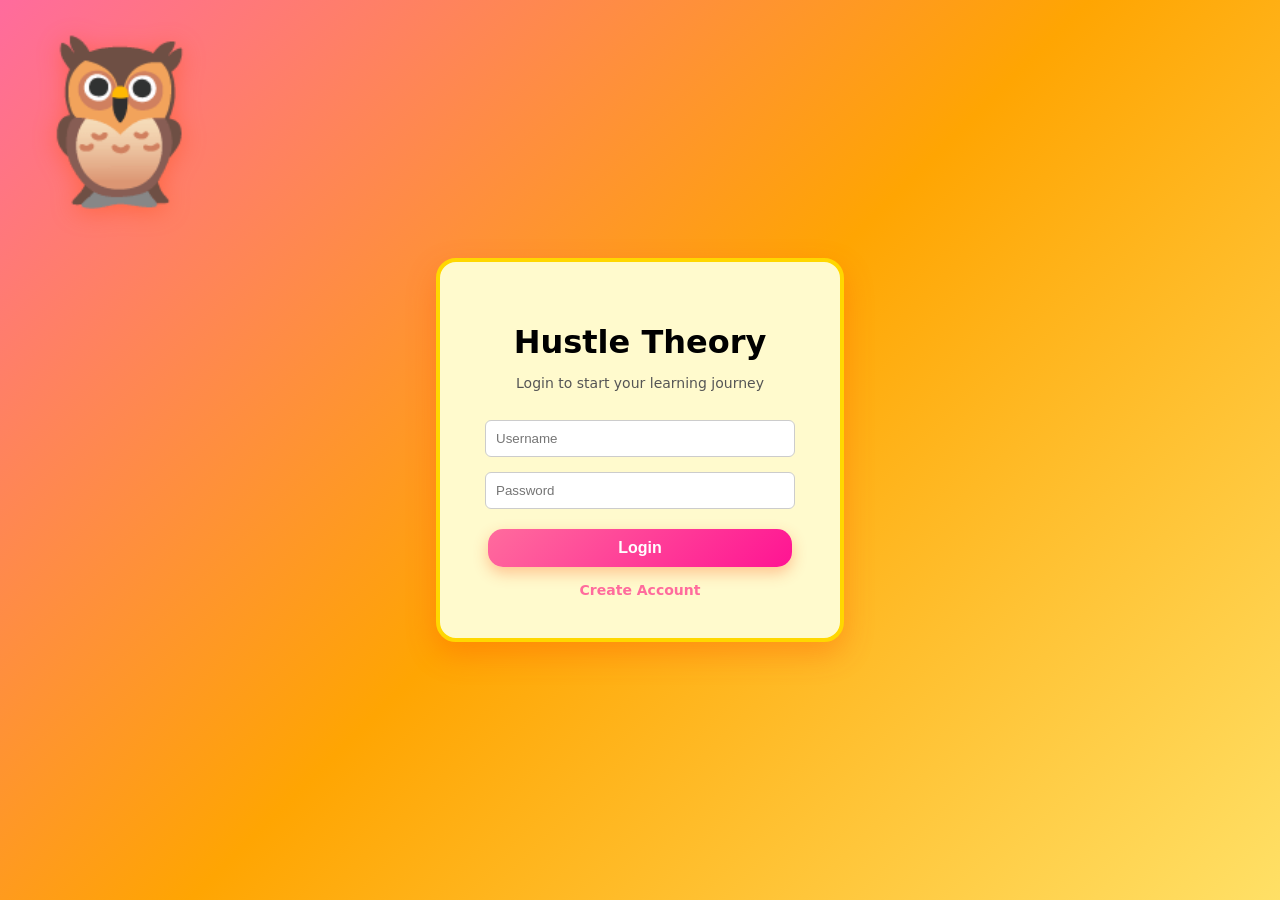
<file: index.html>
<!doctype html>
<html>
  <head>
    <title>Hustle Theory</title>
    <link rel="stylesheet" href="assets/css/style.css" />
  </head>

  <body class="dashboard-page">
    <!-- Smart Owl Mascot -->
    <div class="mascot bottom-right" id="mascot" onclick="mascotSpeak()">
      <div class="mascot-icon">🦉</div>
    </div>

    <div class="navbar">
      <div><b>Hustle Theory</b></div>

      <div class="nav-links">
        <a href="#">Home</a>
        <a href="#">Modules</a>
        <a href="#">Progress</a>
        <a href="#">About</a>
        <button onclick="logout()">Logout</button>
      </div>
    </div>
    <div class="hero">
      <h1>Hustle Theory</h1>
      <h2 id="welcomeUser"></h2>
      <h3>Financial Literacy Made Fun for Teens</h3>

      <p>
        Learn how to earn, save, invest, and stay safe with money through games
        and quizzes.
      </p>

      <button class="tracker-btn" onclick="openTracker()">
        📊 Track My Finances
      </button>

      <button onclick="startModule(1)">Start Learning</button>
    </div>

    <div class="dashboard-progress">
      <h2>Your Progress</h2>

      <p id="progressText">Progress: 0% Completed</p>

      <div class="progress-bar">
        <div class="progress-fill"></div>
      </div>
    </div>

    <div class="modules">
      <h2>Learning Modules</h2>

      <div class="module-container">
        <div class="module-card">
          <h3>💰 Income & Expenses</h3>
          <p>Learn how money comes and goes.</p>
          <p id="status1">Unlocked ✅</p>
          <button onclick="startModule(1)">Start</button>
        </div>

        <div class="module-card">
          <h3>📈 Investments</h3>
          <p>Understand how money grows.</p>
          <p id="status2">Locked 🔒</p>
          <button onclick="startModule(2)">Start</button>
        </div>

        <div class="module-card">
          <h3>🛡 Insurance</h3>
          <p>Protect yourself from risks.</p>
          <p id="status3">Locked 🔒</p>
          <button onclick="startModule(3)">Start</button>
        </div>

        <div class="module-card">
          <h3>🏛 Taxes</h3>
          <p>Learn why we pay taxes.</p>
          <p id="status4">Locked 🔒</p>
          <button onclick="startModule(4)">Start</button>
        </div>

        <div class="module-card">
          <h3>⚠ Financial Scams</h3>
          <p>Stay safe from fraud.</p>
          <p id="status5">Locked 🔒</p>
          <button onclick="startModule(5)">Start</button>
        </div>
      </div>
    </div>

    <div class="badges">
      <h2>Rewards & Badges</h2>

      <div id="badgeContainer">
        <p>No badges yet. Complete modules to unlock rewards!</p>
      </div>
    </div>

    <footer>
      <p>Hustle Theory – Financial Literacy for Teens</p>

      <p>College Project | 2026</p>

      <p>© 2026 Hustle Theory</p>
    </footer>

    <script src="assets/js/dashboard.js"></script>
    <script>
      function mascotSpeak() {
        const messages = [
          "Keep learning! You're doing great! 📚",
          "Money is a superpower! 💪",
          "Let's make smart money decisions! 💡",
          "One step at a time! 🚀",
          "You got this! 🌟"
        ];
        alert(messages[Math.floor(Math.random() * messages.length)]);
      }
    </script>
  </body>
</html>
</file>
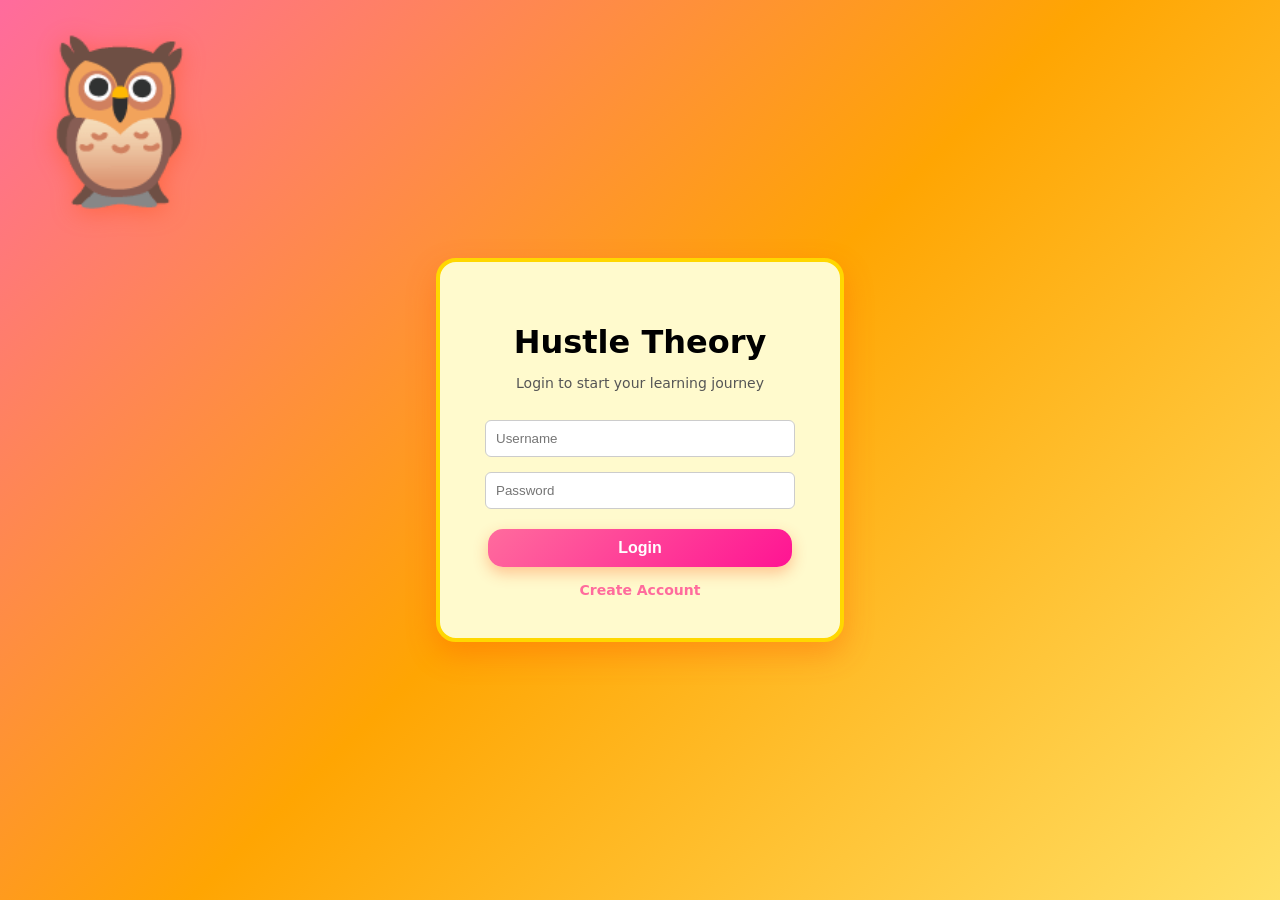
<file: auth.html>
<!doctype html>
<html>
  <head>
    <title>Login / Sign Up | Hustle Theory</title>
    <link rel="stylesheet" href="assets/css/style.css" />
  </head>
  <body class="auth-page">
    <!-- Smart Owl Mascot -->
    <div class="mascot" style="top: 30px; left: 30px" onclick="mascotSpeak()">
      <div class="mascot-icon">🦉</div>
    </div>

    <div class="auth-box">
      <div id="loginView" class="auth-view active">
        <h1>Hustle Theory</h1>
        <p>Login to start your learning journey</p>
        <form
          onsubmit="
            login();
            return false;
          "
        >
          <input type="text" id="loginUser" placeholder="Username" />
          <input type="password" id="loginPass" placeholder="Password" />
          <button type="submit">Login</button>
        </form>
        <div class="auth-link">
          <a href="#" onclick="showSignup()">Create Account</a>
        </div>
      </div>
      <div id="signupView" class="auth-view">
        <h1>Create Account</h1>
        <input type="text" id="signupUser" placeholder="Username" />
        <input type="password" id="signupPass" placeholder="Password" />
        <button onclick="createAccount()">Sign Up</button>
        <div class="auth-link">
          Already have an account? <a href="#" onclick="showLogin()">Login</a>
        </div>
      </div>
    </div>
    <script src="assets/js/auth.js"></script>
    <script>
      function mascotSpeak() {
        const messages = [
          "Welcome! Let's learn about money! 💰",
          "Create an account to get started! 🚀",
          "Financial knowledge is power! 💪",
          "Let's make smart choices! 💡",
          "Ready to hustle? 🌟"
        ];
        alert(messages[Math.floor(Math.random() * messages.length)]);
      }
    </script>
  </body>
</html>
</file>
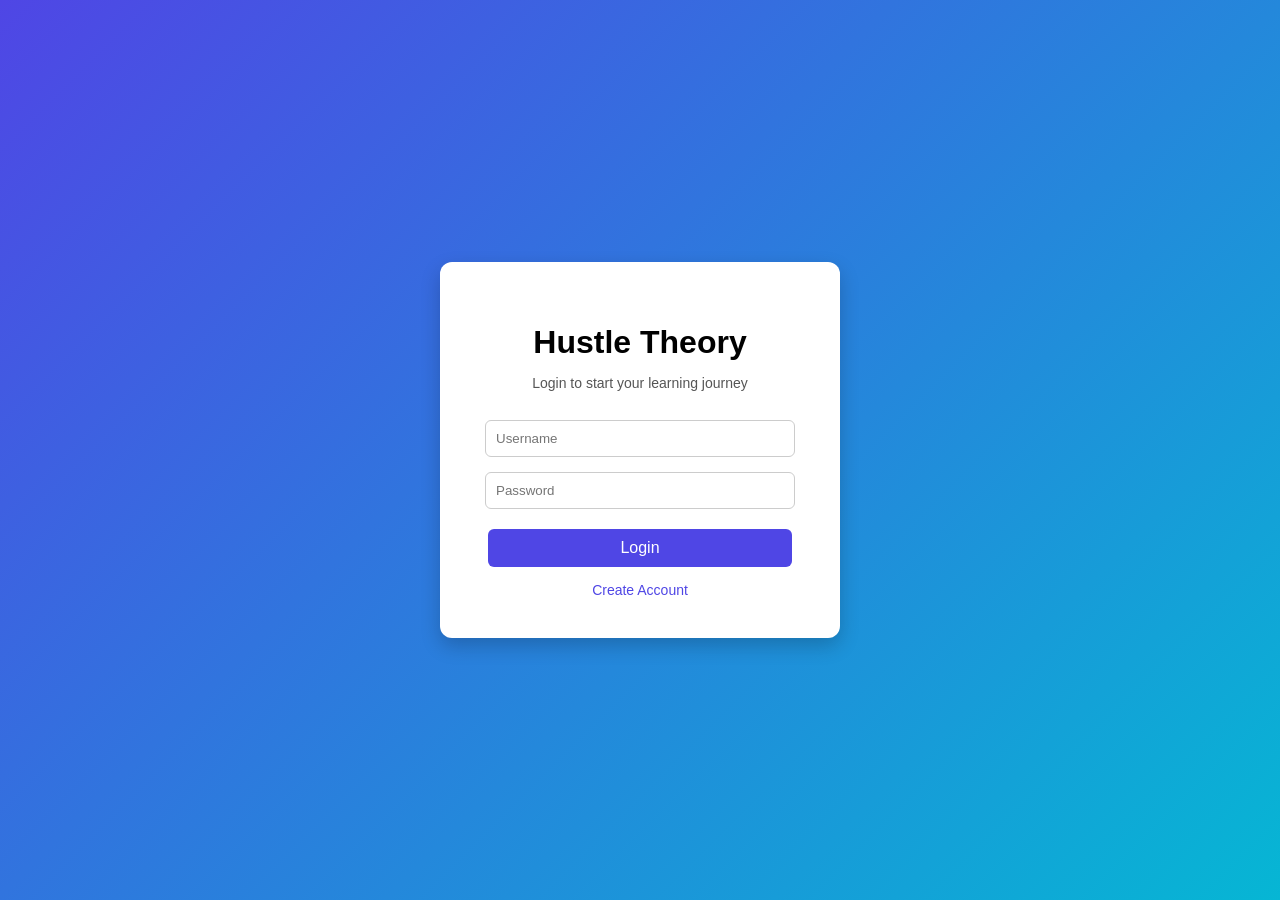
<file: login.html>
<!DOCTYPE html>
<html>
<head>

<title>Login | Hustle Theory</title>

<style>

body{
    margin:0;
    font-family:Arial, sans-serif;
    background:linear-gradient(135deg,#4f46e5,#06b6d4);
    height:100vh;
    display:flex;
    justify-content:center;
    align-items:center;
}

/* Login Card */

.login-box{
    background:white;
    padding:40px;
    width:320px;
    border-radius:12px;
    text-align:center;
    box-shadow:0 8px 20px rgba(0,0,0,0.2);
}

.login-box h1{
    margin-bottom:10px;
}

.login-box p{
    color:#555;
    font-size:14px;
}

/* Input Fields */

input{
    width:90%;
    padding:10px;
    margin-top:15px;
    border:1px solid #ccc;
    border-radius:6px;
}

/* Button */

button{
    width:95%;
    padding:10px;
    margin-top:20px;
    background:#4f46e5;
    color:white;
    border:none;
    border-radius:6px;
    cursor:pointer;
    font-size:16px;
}

button:hover{
    background:#4338ca;
}

/* Link */

.signup{
    margin-top:15px;
    font-size:14px;
}

.signup a{
    text-decoration:none;
    color:#4f46e5;
}

</style>

</head>

<body>

<div class="login-box">

<h1>Hustle Theory</h1>
<p>Login to start your learning journey</p>

<form onsubmit="login(); return false;">

<input type="text" id="loginUser" placeholder="Username">

<input type="password" id="loginPass" placeholder="Password">

<button type="submit">Login</button>

</form>

<div class="signup">
<a href="signup.html">Create Account</a></div>

</div>

<script>

function login(){

let user = document.getElementById("loginUser").value;
let pass = document.getElementById("loginPass").value;

let savedUser = localStorage.getItem("username");
let savedPass = localStorage.getItem("password");

if(user === savedUser && pass === savedPass){
localStorage.setItem("loggedInUser", user);
alert("Login successful!");
window.location.href="index.html";
}
else{
alert("Invalid username or password");
}

}

</script>

</body>

</html>
</file>
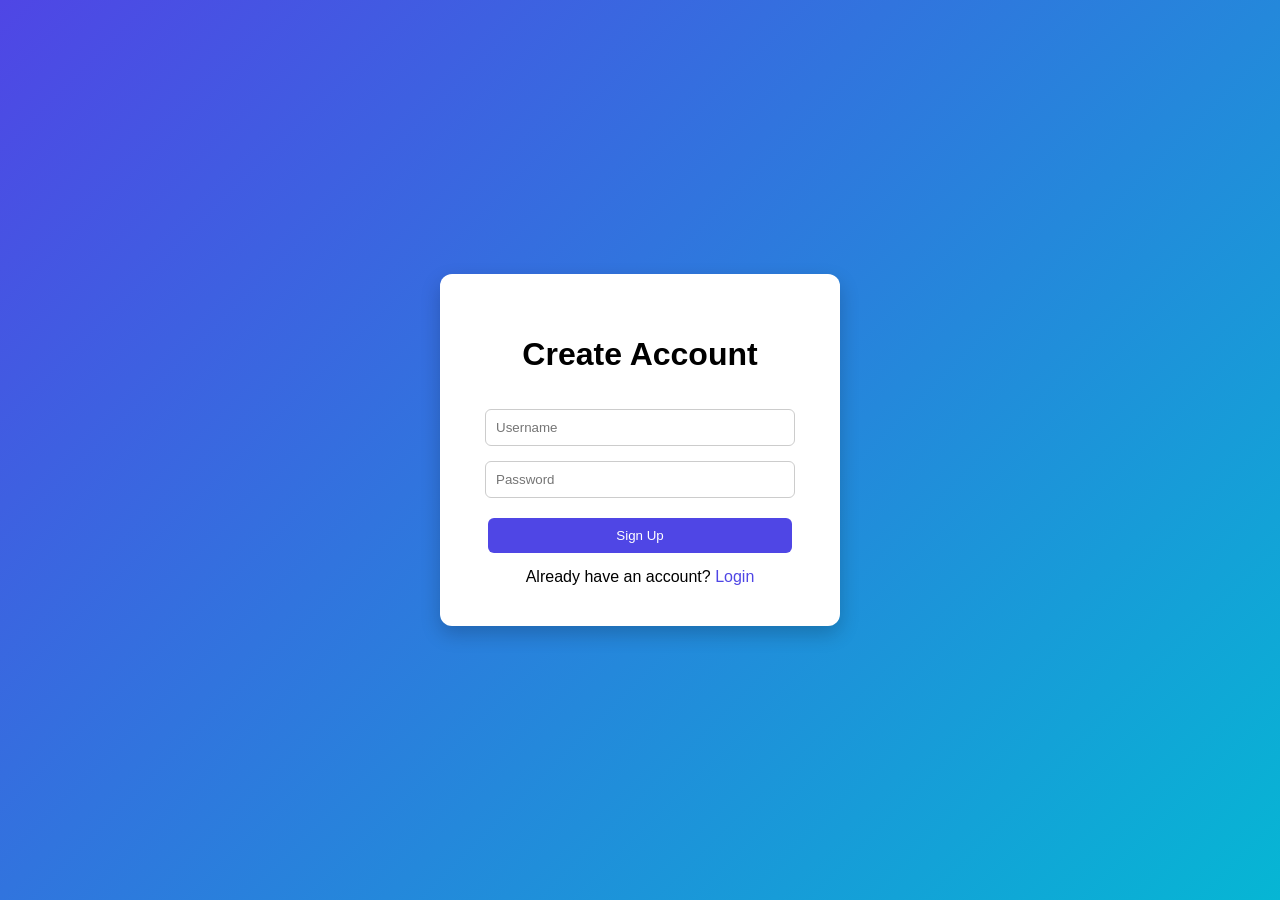
<file: signup.html>
<!DOCTYPE html>
<html>
<head>

<title>Sign Up | Hustle Theory</title>

<style>

body{
    margin:0;
    font-family:Arial;
    background:linear-gradient(135deg,#4f46e5,#06b6d4);
    height:100vh;
    display:flex;
    justify-content:center;
    align-items:center;
}

.signup-box{
    background:white;
    padding:40px;
    width:320px;
    border-radius:12px;
    text-align:center;
    box-shadow:0 8px 20px rgba(0,0,0,0.2);
}

input{
    width:90%;
    padding:10px;
    margin-top:15px;
    border:1px solid #ccc;
    border-radius:6px;
}

button{
    width:95%;
    padding:10px;
    margin-top:20px;
    background:#4f46e5;
    color:white;
    border:none;
    border-radius:6px;
    cursor:pointer;
}

button:hover{
    background:#4338ca;
}

.login-link{
    margin-top:15px;
}

.login-link a{
    text-decoration:none;
    color:#4f46e5;
}

</style>

</head>

<body>

<div class="signup-box">

<h1>Create Account</h1>

<input type="text" id="username" placeholder="Username">

<input type="password" id="password" placeholder="Password">

<button onclick="createAccount()">Sign Up</button>

<div class="login-link">
Already have an account? <a href="login.html">Login</a>
</div>

</div>

<script>

function createAccount(){

let user = document.getElementById("username").value;
let pass = document.getElementById("password").value;

if(user == "" || pass == ""){
alert("Please fill all fields");
return;
}

localStorage.setItem("username", user);
localStorage.setItem("password", pass);

alert("Account created successfully!");

window.location.href="login.html";

}

</script>

</body>
</html>
</file>
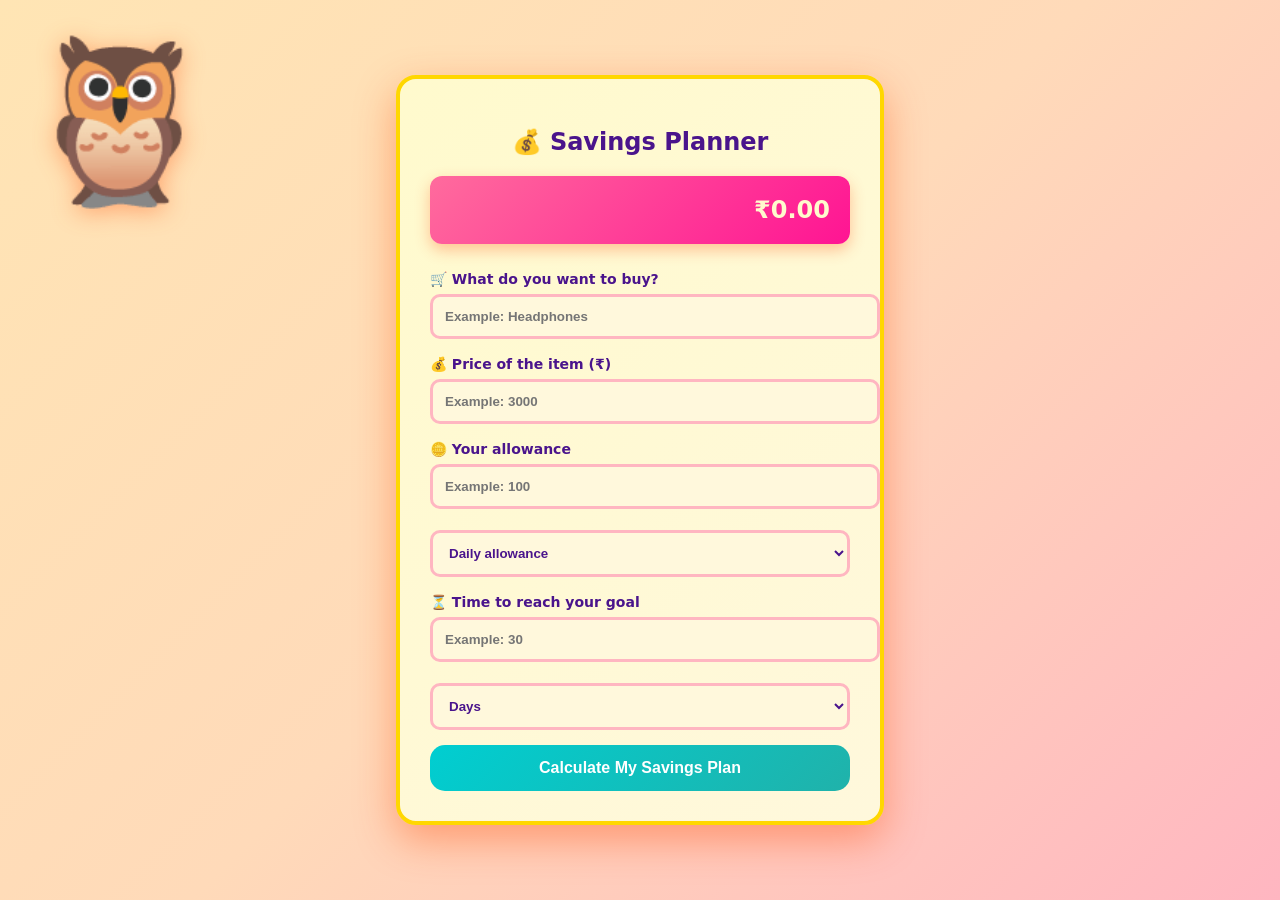
<file: tracker.html>
<!doctype html>
<html>
  <head>
    <title>Savings Planner | Hustle Theory</title>
    <link rel="stylesheet" href="assets/css/style.css" />
  </head>

  <body class="tracker-page">
    <!-- Smart Owl Mascot -->
    <div class="mascot bottom-right" onclick="mascotSpeak()">
      <div class="mascot-icon">🦉</div>
    </div>

    <div class="tracker-card">
      <h2>💰 Savings Planner</h2>

      <div class="display" id="display">₹0.00</div>

      <label>🛒 What do you want to buy?</label>
      <input type="text" id="item" placeholder="Example: Headphones" />

      <label>💰 Price of the item (₹)</label>
      <input type="number" id="price" placeholder="Example: 3000" />

      <label>🪙 Your allowance</label>
      <input type="number" id="allowance" placeholder="Example: 100" />

      <select id="allowanceType">
        <option value="daily">Daily allowance</option>
        <option value="weekly">Weekly allowance</option>
        <option value="monthly">Monthly allowance</option>
      </select>

      <label>⏳ Time to reach your goal</label>
      <input type="number" id="time" placeholder="Example: 30" />

      <select id="timeType">
        <option value="days">Days</option>
        <option value="weeks">Weeks</option>
        <option value="months">Months</option>
      </select>

      <button onclick="calculate()">Calculate My Savings Plan</button>

      <div class="result" id="result">
        <p id="summary"></p>

        <p id="saveDaily"></p>
        <p id="saveWeekly"></p>

        <div class="tracker-progress">
          <div class="tracker-bar" id="bar"></div>
        </div>
      </div>
    </div>

    <script src="assets/js/tracker.js"></script>
    <script>
      function mascotSpeak() {
        const messages = [
          "Every rupee counts! 💰",
          "Save smart, earn big! 📈",
          "Your goal is within reach! 🎯",
          "Financial discipline wins! 💪",
          "Keep saving! You're awesome! 🌟"
        ];
        alert(messages[Math.floor(Math.random() * messages.length)]);
      }
    </script>
  </body>
</html>
</file>
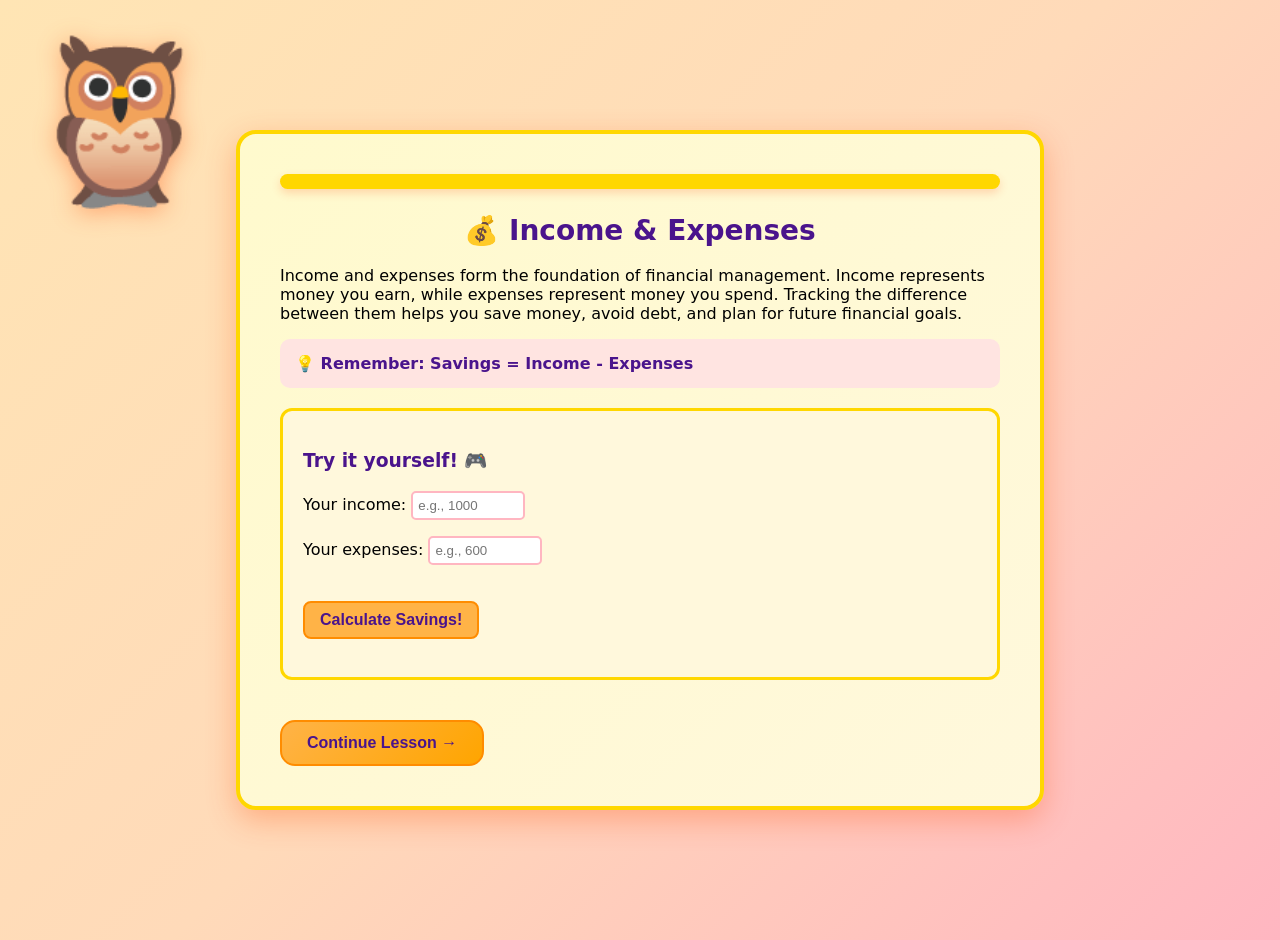
<file: modules/module1.html>
<!doctype html>
<html>
  <head>
    <title>Income & Expenses | Hustle Theory</title>
    <link rel="stylesheet" href="../assets/css/style.css" />
  </head>
  <body class="module-page">
    <!-- Smart Owl Mascot -->
    <div class="mascot bottom-right" onclick="mascotSpeak()">
      <div class="mascot-icon">🦉</div>
    </div>

    <div class="lesson-container">
      <div class="lesson-progress">
        <div class="lesson-progress-bar" id="lessonProgress"></div>
      </div>
      <div id="lessonContent">
        <h1>💰 Income & Expenses</h1>
        <p>
          Income and expenses form the foundation of financial management.
          Income represents money you earn, while expenses represent money you
          spend. Tracking the difference between them helps you save money,
          avoid debt, and plan for future financial goals.
        </p>
        <p
          style="
            background: #ffe4e1;
            padding: 15px;
            border-radius: 10px;
            color: #4a148c;
            font-weight: bold;
          "
        >
          💡 Remember: <strong>Savings = Income - Expenses</strong>
        </p>
        <div
          style="
            background: #fff8dc;
            padding: 20px;
            border-radius: 12px;
            margin: 20px 0;
            border: 3px solid #ffd700;
          "
        >
          <h3 style="color: #4a148c">Try it yourself! 🎮</h3>
          <p>
            Your income:
            <input
              type="number"
              id="income"
              placeholder="e.g., 1000"
              style="
                width: 100px;
                padding: 5px;
                border: 2px solid #ffb6c1;
                border-radius: 5px;
              "
            />
          </p>
          <p>
            Your expenses:
            <input
              type="number"
              id="expenses"
              placeholder="e.g., 600"
              style="
                width: 100px;
                padding: 5px;
                border: 2px solid #ffb6c1;
                border-radius: 5px;
              "
            />
          </p>
          <button
            onclick="calculateSavings()"
            style="
              background: #ffb347;
              color: #4a148c;
              border: 2px solid #ff8c00;
              padding: 8px 15px;
              border-radius: 8px;
              font-weight: bold;
              cursor: pointer;
            "
          >
            Calculate Savings!
          </button>
          <p
            id="savingsResult"
            style="color: #228b22; font-size: 18px; font-weight: bold"
          ></p>
        </div>
        <button onclick="nextStep()" style="margin-top: 20px">
          Continue Lesson →
        </button>
      </div>
    </div>
    <script src="../assets/js/module1.js"></script>
    <script>
      function calculateSavings() {
        const income = parseFloat(document.getElementById('income').value);
        const expenses = parseFloat(document.getElementById('expenses').value);
        
        if (isNaN(income) || isNaN(expenses)) {
          document.getElementById('savingsResult').innerHTML = '❌ Please enter valid numbers!';
          return;
        }
        
        const savings = income - expenses;
        let message = '';
        if (savings > 0) {
          message = `✨ Great! You save ₹${savings}! That's awesome! 🎉`;
        } else if (savings === 0) {
          message = `⚠️ You spent everything! Try to save some money! 💡`;
        } else {
          message = `😟 Oh no! You spent ₹${Math.abs(savings)} more than you earned!`;
        }
        document.getElementById('savingsResult').innerHTML = message;
      }

      function mascotSpeak() {
        const messages = [
          "Income minus expenses equals savings! 💡",
          "Track your money like a pro! 📊",
          "Financial knowledge is power! 💪",
          "You're learning fast! 🚀",
          "Great job! Keep going! 🌟",
        ];
        alert(messages[Math.floor(Math.random() * messages.length)]);
      }
    </script>
  </body>
</html>
</file>
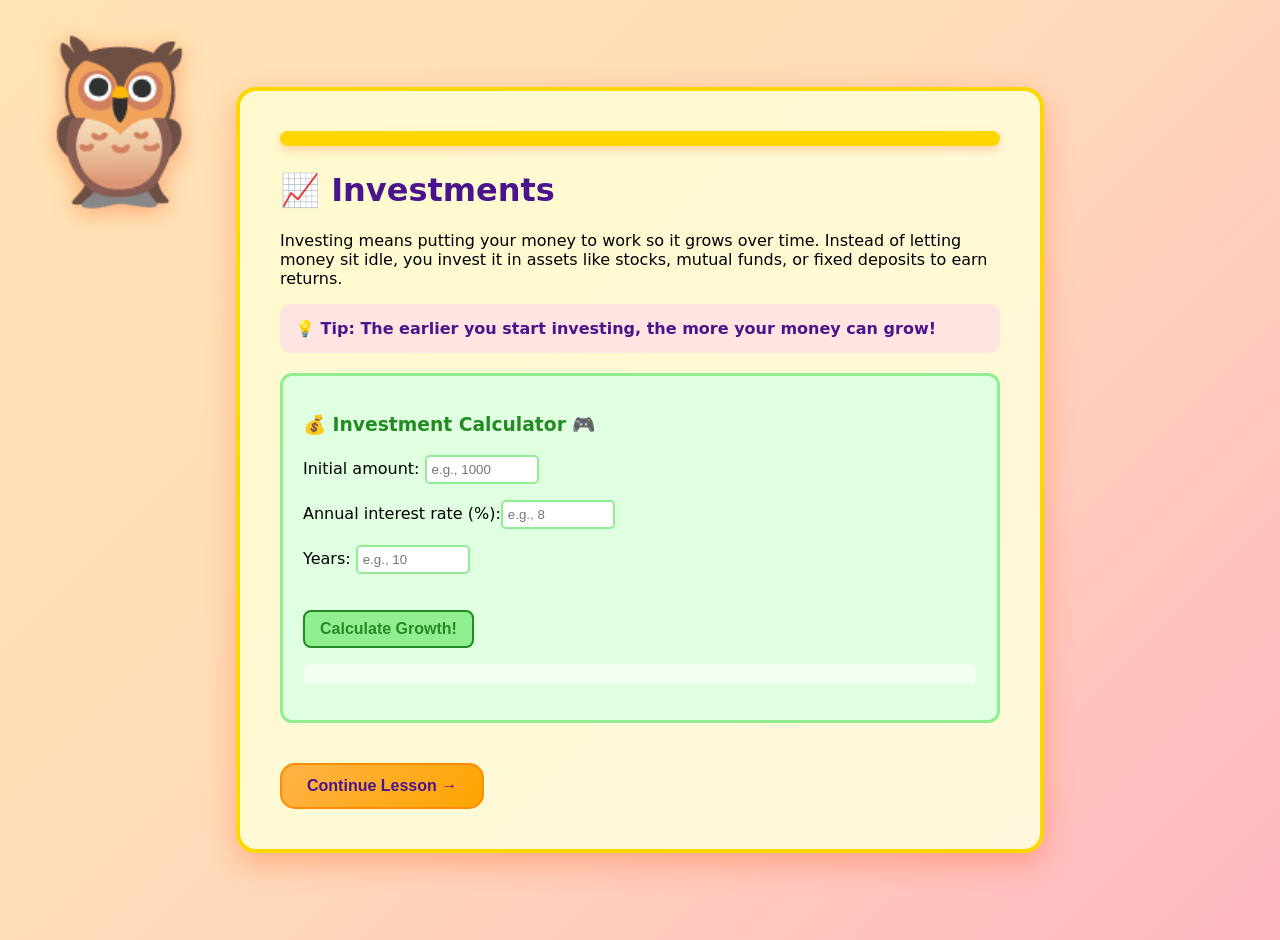
<file: modules/module2.html>
<!doctype html>
<html>
  <head>
    <title>Investments | Hustle Theory</title>
    <link rel="stylesheet" href="../assets/css/style.css" />
  </head>
  <body class="module-page">
    <!-- Smart Owl Mascot -->
    <div class="mascot bottom-right" onclick="mascotSpeak()">
      <div class="mascot-icon">🦉</div>
    </div>
    <div class="container">
      <div class="progress">
        <div class="progress-bar" id="lessonProgress"></div>
      </div>
      <div id="lessonContent">
        <h1>📈 Investments</h1>
        <p>
          Investing means putting your money to work so it grows over time.
          Instead of letting money sit idle, you invest it in assets like
          stocks, mutual funds, or fixed deposits to earn returns.
        </p>
        <p
          style="
            background: #ffe4e1;
            padding: 15px;
            border-radius: 10px;
            color: #4a148c;
            font-weight: bold;
          "
        >
          💡 Tip: The earlier you start investing, the more your money can grow!
        </p>
        <div
          style="
            background: #e0ffe0;
            padding: 20px;
            border-radius: 12px;
            margin: 20px 0;
            border: 3px solid #90ee90;
          "
        >
          <h3 style="color: #228b22">💰 Investment Calculator 🎮</h3>
          <p>
            Initial amount:
            <input
              type="number"
              id="principal"
              placeholder="e.g., 1000"
              style="
                width: 100px;
                padding: 5px;
                border: 2px solid #90ee90;
                border-radius: 5px;
              "
            />
          </p>
          <p>
            Annual interest rate (%):<input
              type="number"
              id="rate"
              placeholder="e.g., 8"
              style="
                width: 100px;
                padding: 5px;
                border: 2px solid #90ee90;
                border-radius: 5px;
              "
            />
          </p>
          <p>
            Years:
            <input
              type="number"
              id="years"
              placeholder="e.g., 10"
              style="
                width: 100px;
                padding: 5px;
                border: 2px solid #90ee90;
                border-radius: 5px;
              "
            />
          </p>
          <button
            onclick="calculateInvestment()"
            style="
              background: #90ee90;
              color: #228b22;
              border: 2px solid #228b22;
              padding: 8px 15px;
              border-radius: 8px;
              font-weight: bold;
              cursor: pointer;
            "
          >
            Calculate Growth!
          </button>
          <p
            id="investmentResult"
            style="
              color: #228b22;
              font-size: 16px;
              font-weight: bold;
              background: #f0fff0;
              padding: 10px;
              border-radius: 8px;
            "
          ></p>
        </div>
        <button onclick="nextStep()" style="margin-top: 20px">
          Continue Lesson →
        </button>
      </div>
    </div>
    <script src="../assets/js/module2.js"></script>
    <script>
      function calculateInvestment() {
        const principal = parseFloat(document.getElementById('principal').value);
        const rate = parseFloat(document.getElementById('rate').value);
        const years = parseFloat(document.getElementById('years').value);
        
        if (isNaN(principal) || isNaN(rate) || isNaN(years)) {
          document.getElementById('investmentResult').innerHTML = '❌ Please enter valid numbers!';
          return;
        }
        
        const amount = principal * Math.pow(1 + rate / 100, years);
        const profit = amount - principal;
        document.getElementById('investmentResult').innerHTML = 
          `💰 Your ₹${principal} will grow to <strong>₹${amount.toFixed(2)}</strong>!<br>That's ₹${profit.toFixed(2)} profit! 🎉`;
      }

      function mascotSpeak() {
        const messages = [
          "Investing is cool! Let your money grow! 📈",
          "Compound interest is your best friend! 💰",
          "Start investing early! 🚀",
          "Smart money grows faster! 💡",
          "You're becoming a financial genius! 🌟",
        ];
        alert(messages[Math.floor(Math.random() * messages.length)]);
      }
    </script>
  </body>
</html>
</file>
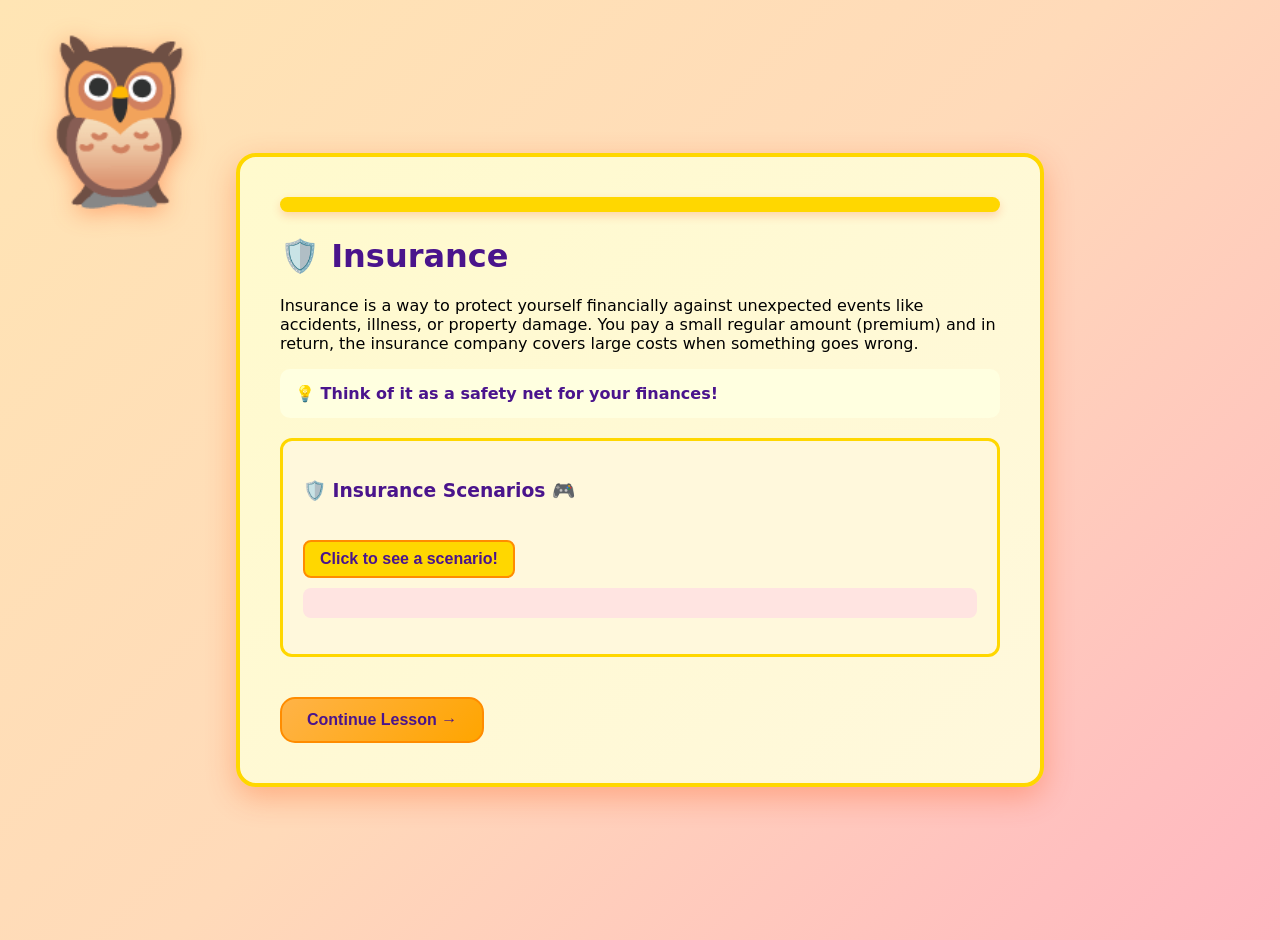
<file: modules/module3.html>
<!doctype html>
<html>
  <head>
    <title>Insurance | Hustle Theory</title>
    <link rel="stylesheet" href="../assets/css/style.css" />
  </head>
  <body class="module-page">
    <!-- Smart Owl Mascot -->
    <div class="mascot bottom-right" onclick="mascotSpeak()">
      <div class="mascot-icon">🦉</div>
    </div>
    <div class="container">
      <div class="progress">
        <div class="progress-bar" id="lessonProgress"></div>
      </div>
      <div id="lessonContent">
        <h1>🛡️ Insurance</h1>
        <p>
          Insurance is a way to protect yourself financially against unexpected
          events like accidents, illness, or property damage. You pay a small
          regular amount (premium) and in return, the insurance company covers
          large costs when something goes wrong.
        </p>
        <p
          style="
            background: #ffffe0;
            padding: 15px;
            border-radius: 10px;
            color: #4a148c;
            font-weight: bold;
          "
        >
          💡 Think of it as a safety net for your finances!
        </p>
        <div
          style="
            background: #fff8dc;
            padding: 20px;
            border-radius: 12px;
            margin: 20px 0;
            border: 3px solid #ffd700;
          "
        >
          <h3 style="color: #4a148c">🛡️ Insurance Scenarios 🎮</h3>
          <button
            onclick="showScenario()"
            style="
              background: #ffd700;
              color: #4a148c;
              border: 2px solid #ff8c00;
              padding: 8px 15px;
              border-radius: 8px;
              font-weight: bold;
              cursor: pointer;
            "
          >
            Click to see a scenario!
          </button>
          <p
            id="scenario"
            style="
              background: #ffe4e1;
              padding: 15px;
              border-radius: 8px;
              color: #4a148c;
              margin-top: 10px;
              font-weight: bold;
            "
          ></p>
        </div>
        <button onclick="nextStep()" style="margin-top: 20px">
          Continue Lesson →
        </button>
      </div>
    </div>
    <script src="../assets/js/module3.js"></script>
    <script>
      function showScenario() {
        const scenarios = [
          "🏥 Medical Emergency: You broke your leg! Insurance covers ₹50,000 hospital bill instead of you paying from savings!",
          "🚗 Car Accident: Your car got damaged! Insurance repairs it without emptying your wallet!",
          "🏠 House Fire: Your home had a small fire. Insurance helps rebuild instead of losing everything!",
          "⚕️ Health Crisis: You got seriously ill. Insurance pays for treatment so you focus on recovery!"
        ];
        const scenario = scenarios[Math.floor(Math.random() * scenarios.length)];
        document.getElementById('scenario').innerHTML = scenario;
      }

      function mascotSpeak() {
        const messages = [
          "Insurance is your safety net! 🛡️",
          "Protect your future today! 💪",
          "Being prepared is smart! 🧠",
          "Security matters! Keep learning! 🔒",
          "You're a financial pro! 🌟",
        ];
        alert(messages[Math.floor(Math.random() * messages.length)]);
      }
    </script>
  </body>
</html>
</file>
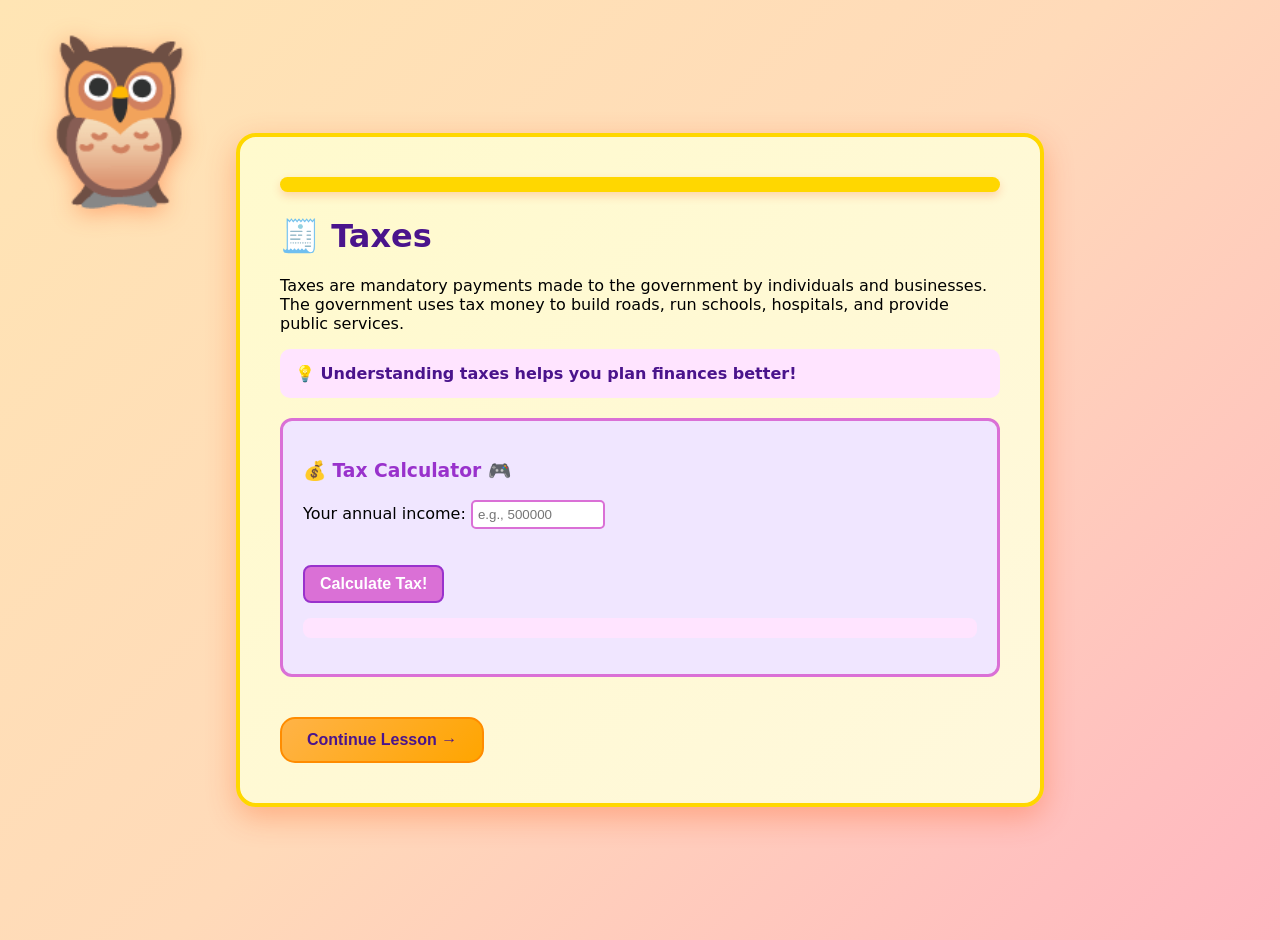
<file: modules/module4.html>
<!doctype html>
<html>
  <head>
    <title>Taxes | Hustle Theory</title>
    <link rel="stylesheet" href="../assets/css/style.css" />
  </head>
  <body class="module-page">
    <!-- Smart Owl Mascot -->
    <div class="mascot bottom-right" onclick="mascotSpeak()">
      <div class="mascot-icon">🦉</div>
    </div>
    <div class="container">
      <div class="progress">
        <div class="progress-bar" id="lessonProgress"></div>
      </div>
      <div id="lessonContent">
        <h1>🧾 Taxes</h1>
        <p>
          Taxes are mandatory payments made to the government by individuals and
          businesses. The government uses tax money to build roads, run schools,
          hospitals, and provide public services.
        </p>
        <p
          style="
            background: #ffe4ff;
            padding: 15px;
            border-radius: 10px;
            color: #4a148c;
            font-weight: bold;
          "
        >
          💡 Understanding taxes helps you plan finances better!
        </p>
        <div
          style="
            background: #f0e6ff;
            padding: 20px;
            border-radius: 12px;
            margin: 20px 0;
            border: 3px solid #da70d6;
          "
        >
          <h3 style="color: #9932cc">💰 Tax Calculator 🎮</h3>
          <p>
            Your annual income:
            <input
              type="number"
              id="income2"
              placeholder="e.g., 500000"
              style="
                width: 120px;
                padding: 5px;
                border: 2px solid #da70d6;
                border-radius: 5px;
              "
            />
          </p>
          <button
            onclick="calculateTax()"
            style="
              background: #da70d6;
              color: white;
              border: 2px solid #9932cc;
              padding: 8px 15px;
              border-radius: 8px;
              font-weight: bold;
              cursor: pointer;
            "
          >
            Calculate Tax!
          </button>
          <p
            id="taxResult"
            style="
              color: #9932cc;
              font-size: 16px;
              font-weight: bold;
              background: #ffe4ff;
              padding: 10px;
              border-radius: 8px;
            "
          ></p>
        </div>
        <button onclick="nextStep()" style="margin-top: 20px">
          Continue Lesson →
        </button>
      </div>
    </div>
    <script src="../assets/js/module4.js"></script>
    <script>
      function calculateTax() {
        const income = parseFloat(document.getElementById('income2').value);
        
        if (isNaN(income) || income < 0) {
          document.getElementById('taxResult').innerHTML = '❌ Please enter valid income!';
          return;
        }
        
        let tax = 0;
        // Simplified Indian tax slab
        if (income > 1000000) {
          tax = (income - 1000000) * 0.30 + 1000000 * 0.20;
        } else if (income > 500000) {
          tax = (income - 500000) * 0.20 + 500000 * 0.10;
        } else if (income > 250000) {
          tax = (income - 250000) * 0.10;
        }
        
        const afterTax = income - tax;
        document.getElementById('taxResult').innerHTML = 
          `💰 Income: ₹${income}<br>💸 Tax to pay: ₹${tax.toFixed(2)}<br>🎉 You keep: ₹${afterTax.toFixed(2)}`;
      }

      function mascotSpeak() {
        const messages = [
          "Taxes fund amazing public services! 🏛️",
          "Understanding taxes is adult knowledge! 🎓",
          "Government needs everyone's help! 🤝",
          "Smart citizens understand taxes! 🧠",
          "You're becoming tax savvy! 🌟",
        ];
        alert(messages[Math.floor(Math.random() * messages.length)]);
      }
    </script>
  </body>
</html>
</file>
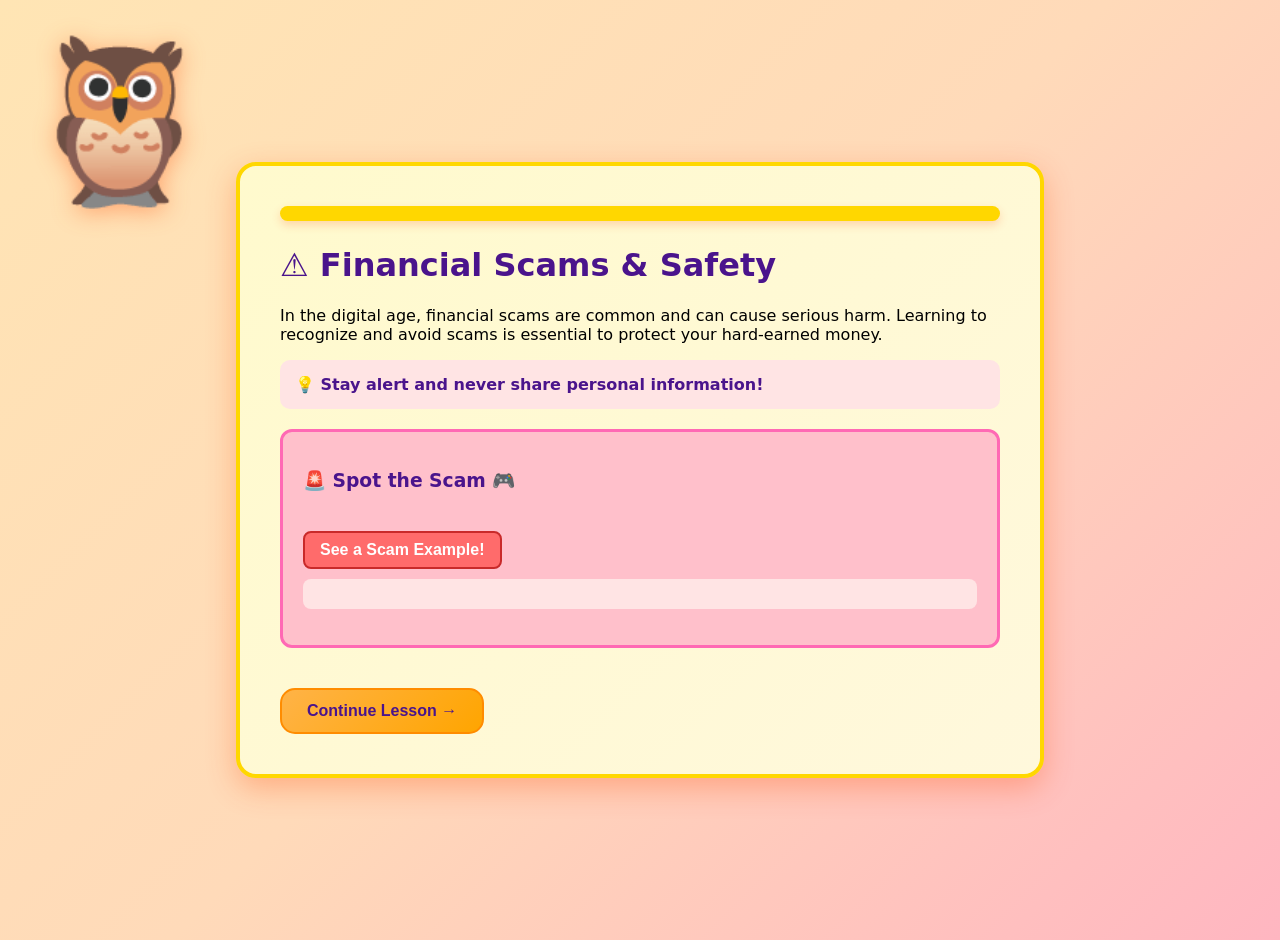
<file: modules/module5.html>
<!doctype html>
<html>
  <head>
    <title>Financial Scams & Safety | Hustle Theory</title>
    <link rel="stylesheet" href="../assets/css/style.css" />
  </head>
  <body class="module-page">
    <!-- Smart Owl Mascot -->
    <div class="mascot bottom-right" onclick="mascotSpeak()">
      <div class="mascot-icon">🦉</div>
    </div>
    <div class="container">
      <div class="progress">
        <div class="progress-bar" id="lessonProgress"></div>
      </div>
      <div id="lessonContent">
        <h1>⚠️ Financial Scams & Safety</h1>
        <p>
          In the digital age, financial scams are common and can cause serious
          harm. Learning to recognize and avoid scams is essential to protect
          your hard-earned money.
        </p>
        <p
          style="
            background: #ffe4e4;
            padding: 15px;
            border-radius: 10px;
            color: #4a148c;
            font-weight: bold;
          "
        >
          💡 Stay alert and never share personal information!
        </p>
        <div
          style="
            background: #ffc0cb;
            padding: 20px;
            border-radius: 12px;
            margin: 20px 0;
            border: 3px solid #ff69b4;
          "
        >
          <h3 style="color: #4a148c">🚨 Spot the Scam 🎮</h3>
          <button
            onclick="showScam()"
            style="
              background: #ff6b6b;
              color: white;
              border: 2px solid #c92a2a;
              padding: 8px 15px;
              border-radius: 8px;
              font-weight: bold;
              cursor: pointer;
            "
          >
            See a Scam Example!
          </button>
          <p
            id="scamExample"
            style="
              background: #ffe4e4;
              padding: 15px;
              border-radius: 8px;
              color: #4a148c;
              margin-top: 10px;
              font-weight: bold;
            "
          ></p>
        </div>
        <button onclick="nextStep()" style="margin-top: 20px">
          Continue Lesson →
        </button>
      </div>
    </div>
    <script src="../assets/js/module5.js"></script>
    <script>
      function showScam() {
        const scams = [
          "🎣 PHISHING: You get an email saying 'Your bank account is locked! Click here to verify!' (FAKE!) Real banks never ask for passwords via email!",
          "🎁 TOO GOOD TO BE TRUE: 'You won ₹10,00,000! Send ₹500 to claim it!' (SCAM!) Real lotteries don't ask you to pay first!",
          "👤 IMPERSONATION: Someone on WhatsApp says 'Hi Mom, I lost my phone, send me money!' But it's not really your mom!",
          "💳 CREDIT CARD SCAM: 'Enter your card details to verify!' Never share your PIN or CVV with anyone!",
          "📱 FAKE APP: You download an app that looks like your bank but it STEALS your money! Always download from official sources!"
        ];
        const scam = scams[Math.floor(Math.random() * scams.length)];
        document.getElementById('scamExample').innerHTML = `⚠️ SCAM ALERT: ${scam}<br><br>✅ How to stay safe: Be suspicious of unexpected messages, never share personal info, and always verify with official sources!`;
      }

      function mascotSpeak() {
        const messages = [
          "Stay safe online! Never trust strangers! 🛡️",
          "If it seems too good, it probably is! ⚠️",
          "Scams are sneaky - stay alert! 🧠",
          "Protect yourself and your money! 💰",
          "You're learning to be safe! 🌟",
        ];
        alert(messages[Math.floor(Math.random() * messages.length)]);
      }
    </script>
  </body>
</html>
</file>
<file: assets/css/style.css>
/* css style file */
body {
  font-family: "Comic Sans MS", "Baloo 2", system-ui, sans-serif;
  margin: 0;
  background: linear-gradient(135deg, #ffe5b4 0%, #ffdab9 50%, #ffb6c1 100%);
  min-height: 100vh;
}

/* ============ MASCOT STYLES ============ */
.mascot {
  position: fixed;
  width: 180px;
  height: 180px;
  cursor: pointer;
  z-index: 100;
  top: 30px;
  left: 30px;
  display: flex;
  align-items: center;
  justify-content: center;
}

.mascot-icon {
  font-size: 160px;
  text-align: center;
  filter: drop-shadow(0 4px 12px rgba(255, 69, 0, 0.4));
  animation: mascotIdle 0.2s ease-in-out 1;
  transform-origin: top center;
}

/* Idle state - no animation */
@keyframes mascotIdle {
  0%, 100% {
    transform: rotateZ(0deg);
  }
}

/* Wing flapping animation - 0.8s duration */
@keyframes mascotWing {
  0%, 100% {
    transform: rotateZ(-8deg);
  }
  25% {
    transform: rotateZ(8deg);
  }
  50% {
    transform: rotateZ(-8deg);
  }
  75% {
    transform: rotateZ(8deg);
  }
}

/* Blinking animation - 1s duration */
@keyframes mascotBlink {
  0%, 10%, 20%, 100% {
    opacity: 1;
  }
  15%, 25% {
    opacity: 0.3;
  }
}

/* Periodic animation: blink + wing flap every 7 seconds */
.mascot-icon:hover {
  animation: mascotWing 0.8s ease-in-out 3;
}

.mascot:hover .mascot-icon {
  animation: mascotBlink 1s ease-in-out 2;
}

.mascot::before {
  content: none;
}

/* ============ BUTTON ANIMATIONS ============ */
button {
  transition:
    transform 0.2s ease,
    box-shadow 0.2s ease;
}

button:hover {
  transform: scale(1.05) rotate(1deg);
  box-shadow: 0 6px 20px rgba(0, 0, 0, 0.15);
}

button:active {
  transform: scale(0.98);
}

.hero button {
  animation: buttonPulse 2s ease-in-out infinite;
}

@keyframes buttonPulse {
  0%,
  100% {
    box-shadow: 0 0 0 0 rgba(79, 70, 229, 0.7);
  }
  50% {
    box-shadow: 0 0 0 10px rgba(79, 70, 229, 0);
  }
}

/* ============ ENTRANCE ANIMATIONS ============ */
@keyframes slideInFromTop {
  from {
    opacity: 0;
    transform: translateY(-30px);
  }
  to {
    opacity: 1;
    transform: translateY(0);
  }
}

@keyframes slideInFromLeft {
  from {
    opacity: 0;
    transform: translateX(-30px);
  }
  to {
    opacity: 1;
    transform: translateX(0);
  }
}

@keyframes fadeIn {
  from {
    opacity: 0;
  }
  to {
    opacity: 1;
  }
}

.navbar {
  animation: slideInFromTop 0.6s ease;
}

.hero {
  animation: slideInFromTop 0.8s ease;
}

.module-card {
  animation: slideInFromLeft 0.6s ease backwards;
}

.module-card:nth-child(1) {
  animation-delay: 0.1s;
}
.module-card:nth-child(2) {
  animation-delay: 0.2s;
}
.module-card:nth-child(3) {
  animation-delay: 0.3s;
}
.module-card:nth-child(4) {
  animation-delay: 0.4s;
}
.module-card:nth-child(5) {
  animation-delay: 0.5s;
}
/* authication */
body.auth-page {
  background: linear-gradient(135deg, #FF6B9D 0%, #FFA502 50%, #FFE066 100%) !important;
  height: 100vh;
  display: flex;
  justify-content: center;
  align-items: center;
}

.auth-box {
  background: #FFFACD;
  padding: 40px;
  width: 320px;
  border-radius: 20px;
  text-align: center;
  box-shadow: 0 12px 30px rgba(255, 69, 0, 0.3);
  border: 4px solid #FFD700;
}

.auth-box h1 {
  margin-bottom: 10px;
}

.auth-box p {
  color: #555;
  font-size: 14px;
}

.auth-box input {
  width: 90%;
  padding: 10px;
  margin-top: 15px;
  border: 1px solid #ccc;
  border-radius: 6px;
}

.auth-box button {
  width: 95%;
  padding: 10px;
  margin-top: 20px;
  background: linear-gradient(135deg, #FF6B9D, #FF1493);
  color: white;
  border: none;
  border-radius: 15px;
  cursor: pointer;
  font-size: 16px;
  font-weight: bold;
  box-shadow: 0 6px 15px rgba(255, 69, 0, 0.3);
}

.auth-box button:hover {
  background: linear-gradient(135deg, #FF1493, #FF6B9D);
  transform: scale(1.05);
}

.auth-link {
  margin-top: 15px;
  font-size: 14px;
}

.auth-link a {
  text-decoration: none;
  color: #FF6B9D;
  font-weight: bold;
}

.auth-view {
  display: none;
}

.auth-view.active {
  display: block;
}
/* main pGE */
body.dashboard-page {
  background: linear-gradient(135deg, #FFE5B4 0%, #FFDAB9 50%, #FFB6C1 100%) !important;
  min-height: 100vh;
}

.navbar {
  background: linear-gradient(135deg, #FF6B9D, #FF1493);
  color: white;
  padding: 15px 40px;
  display: flex;
  justify-content: space-between;
  box-shadow: 0 8px 20px rgba(255, 69, 0, 0.3);
}

.navbar b {
  font-size: 24px;
  text-shadow: 2px 2px 4px rgba(0, 0, 0, 0.2);
}

.nav-links a {
  margin-left: 20px;
  color: white;
  text-decoration: none;
  font-weight: bold;
  transition: all 0.3s ease;
}

.nav-links a:hover {
  text-decoration: underline;
  text-shadow: 0 0 10px rgba(255, 255, 255, 0.5);
}

.nav-links button {
  margin-left: 20px;
  padding: 6px 12px;
  border: none;
  background: #ef4444;
  color: white;
  border-radius: 5px;
  cursor: pointer;
}

.nav-links a:hover {
  text-decoration: underline;
}

.hero {
  text-align: center;
  padding: 80px 20px;
  background: linear-gradient(135deg, #FFB347 0%, #FFD700 50%, #FFA500 100%);
  color: #4a148c;
  text-shadow: 2px 2px 4px rgba(255, 255, 255, 0.5);
}

.hero h1 {
  font-size: 52px;
  font-weight: bold;
}

.hero h3 {
  font-size: 24px;
  font-weight: bold;
}

.hero p {
  max-width: 500px;
  margin: auto;
  font-size: 18px;
  font-weight: bold;
}

.hero button {
  margin: 10px;
  padding: 15px 35px;
  border: none;
  border-radius: 20px;
  background: linear-gradient(135deg, #FF6B9D, #FF1493);
  color: white;
  font-size: 16px;
  font-weight: bold;
  cursor: pointer;
  box-shadow: 0 6px 20px rgba(255, 69, 0, 0.3);
  transition: all 0.3s ease;
}

.hero button:hover {
  transform: scale(1.1);
  box-shadow: 0 10px 30px rgba(255, 69, 0, 0.5);
}

.tracker-btn {
  background: linear-gradient(135deg, #00CED1, #20B2AA) !important;
  color: white !important;
}

.tracker-btn:hover {
  background: linear-gradient(135deg, #20B2AA, #00CED1) !important;
  transform: scale(1.1);
}

.dashboard-progress {
  text-align: center;
  padding: 50px;
  background: rgba(255, 255, 255, 0.7);
  margin: 20px;
  border-radius: 20px;
  box-shadow: 0 6px 20px rgba(255, 69, 0, 0.15);
}

.dashboard-progress h2 {
  color: #FF6B9D;
  font-size: 28px;
}

.dashboard-progress .progress-bar {
  width: 60%;
  margin: auto;
  background: #FFD700;
  height: 30px;
  border-radius: 20px;
  overflow: hidden;
  box-shadow: 0 4px 15px rgba(255, 69, 0, 0.2);
}

.dashboard-progress .progress-fill {
  width: 0%;
  height: 100%;
  background: linear-gradient(90deg, #00CED1, #20B2AA);
  transition: width 0.3s ease;
}

.modules {
  padding: 40px;
}

.modules h2 {
  text-align: center;
  color: #4a148c;
  font-size: 32px;
  text-shadow: 2px 2px 4px rgba(255, 255, 255, 0.5);
}

.module-container {
  display: flex;
  justify-content: center;
  flex-wrap: wrap;
  margin-top: 30px;
}

.module-card {
  background: linear-gradient(135deg, #FFE4E1, #FFF0F5);
  width: 220px;
  padding: 20px;
  margin: 15px;
  box-shadow: 0 6px 20px rgba(255, 105, 180, 0.2);
  text-align: center;
  transition: all 0.3s ease;
  border-radius: 20px;
  border: 4px solid #FFB6C1;
}

.module-card h3 {
  color: #4a148c;
  font-size: 18px;
}

.module-card p {
  color: #6a1b9a;
}

.module-card:hover {
  transform: translateY(-10px) scale(1.05);
  box-shadow: 0 10px 30px rgba(255, 105, 180, 0.4);
}

.module-card button {
  margin-top: 10px;
  padding: 10px 20px;
  background: linear-gradient(135deg, #FFB347, #FFA500);
  color: #4a148c;
  border-radius: 15px;
  cursor: pointer;
  font-weight: 700;
  border: 2px solid #FF8C00;
  animation: spinHover 0.3s ease forwards;
  transition: all 0.3s ease;
}

.module-card button:hover {
  animation: buttonSpin 0.6s ease infinite;
  background: linear-gradient(135deg, #FFA500, #FFB347);
  transform: scale(1.1);
}

@keyframes buttonSpin {
  0% {
    transform: rotate(0deg);
  }
  100% {
    transform: rotate(360deg);
  }
}

.badges {
  text-align: center;
  padding: 50px;
  background: linear-gradient(135deg, #FFE5CC, #FFCCFF);
  border-radius: 20px;
  margin: 20px;
  box-shadow: 0 6px 20px rgba(255, 69, 0, 0.15);
}

.badges h2 {
  color: #4a148c;
  font-size: 28px;
}

.dashboard-badge {
  display: inline-block;
  background: linear-gradient(135deg, #FFF0F5, #FFE4E1);
  padding: 20px 30px;
  margin: 15px;
  border-radius: 15px;
  box-shadow: 0 6px 20px rgba(255, 105, 180, 0.2);
  border: 3px solid #FFB6C1;
  font-size: 16px;
  font-weight: bold;
  color: #4a148c;
}

footer {
  background: linear-gradient(135deg, #FF6B9D, #FF1493);
  color: white;
  text-align: center;
  padding: 25px;
}
/* module 1 page */
body.module-page {
  background: linear-gradient(135deg, #FFE5B4 0%, #FFDAB9 50%, #FFB6C1 100%) !important;
  display: flex;
  justify-content: center;
  align-items: center;
  min-height: 100vh;
  padding: 20px;
}

.lesson-container {
  width: 720px;
  background: linear-gradient(135deg, #FFFACD, #FFF8DC);
  padding: 40px;
  border-radius: 20px;
  box-shadow: 0 10px 30px rgba(255, 69, 0, 0.3);
  text-align: left;
  border: 4px solid #FFD700;
}

.lesson-container h1 {
  color: #4a148c;
  text-align: center;
  font-size: 28px;
}

.lesson-container h2 {
  color: #6a1b9a;
}

.lesson-progress {
  height: 15px;
  background: #FFD700;
  border-radius: 10px;
  margin-bottom: 25px;
  overflow: hidden;
  box-shadow: 0 4px 10px rgba(255, 69, 0, 0.2);
}

.lesson-progress-bar {
  height: 100%;
  width: 0%;
  background: linear-gradient(90deg, #00CED1, #20B2AA);
  transition: width 0.3s ease;
}

.option {
  display: block;
  background: linear-gradient(135deg, #FFE4E1, #FFF0F5);
  padding: 15px;
  margin: 10px 0;
  border-radius: 12px;
  cursor: pointer;
  border: 3px solid #FFB6C1;
  font-weight: bold;
  color: #4a148c;
  transition: all 0.3s ease;
}

.option:hover {
  background: linear-gradient(135deg, #FFF0F5, #FFE4E1);
  transform: translateX(10px);
  box-shadow: 0 6px 15px rgba(255, 105, 180, 0.2);
}

.lesson-container button {
  margin-top: 20px;
  padding: 12px 25px;
  background: linear-gradient(135deg, #FFB347, #FFA500);
  border: 2px solid #FF8C00;
  color: #4a148c;
  border-radius: 15px;
  cursor: pointer;
  font-weight: bold;
  font-size: 16px;
  transition: all 0.3s ease;
}

.lesson-container button:hover {
  transform: scale(1.1);
  box-shadow: 0 6px 20px rgba(255, 69, 0, 0.3);
}

#feedback {
  margin-top: 15px;
  font-weight: bold;
  font-size: 16px;
  color: #4a148c;
}

#hint {
  color: #6a1b9a;
  margin-top: 8px;
  font-size: 14px;
  background: #FFE4E1;
  padding: 10px;
  border-radius: 8px;
}

.lesson-badge {
  font-size: 80px;
  margin: 20px 0;
  animation: popBadge 0.6s ease;
  text-align: center;
}

@keyframes popBadge {
  0% {
    transform: scale(0.2);
    opacity: 0;
  }
  60% {
    transform: scale(1.3) rotate(10deg);
  }
  100% {
    transform: scale(1) rotate(0deg);
    opacity: 1;
  }
}

.glow {
  color: #f59e0b;
  font-weight: bold;
  font-size: 20px;
}

.center-screen {
  text-align: center;
  display: flex;
  flex-direction: column;
  align-items: center;
}
/* tracker page */
body.tracker-page {
  background: linear-gradient(135deg, #FFE5B4 0%, #FFDAB9 50%, #FFB6C1 100%) !important;
  min-height: 100vh;
  display: flex;
  justify-content: center;
  align-items: center;
}

.tracker-card {
  background: linear-gradient(135deg, #FFFACD, #FFF8DC);
  width: 420px;
  padding: 30px;
  border-radius: 20px;
  box-shadow: 0 15px 40px rgba(255, 69, 0, 0.4);
  border: 4px solid #FFD700;
}

.tracker-card h2 {
  text-align: center;
  margin-bottom: 20px;
  color: #4a148c;
  font-size: 24px;
}

.display {
  background: linear-gradient(135deg, #FF6B9D, #FF1493);
  color: #FFFACD;
  padding: 20px;
  border-radius: 12px;
  font-size: 24px;
  margin-bottom: 25px;
  text-align: right;
  font-weight: bold;
  box-shadow: 0 6px 15px rgba(255, 69, 0, 0.3);
}

.tracker-card label {
  font-size: 14px;
  font-weight: bold;
  color: #4a148c;
}

.tracker-card input,
.tracker-card select {
  width: 100%;
  padding: 12px;
  margin-top: 6px;
  margin-bottom: 15px;
  border-radius: 10px;
  border: 3px solid #FFB6C1;
  background: #FFF8DC;
  color: #4a148c;
  font-weight: bold;
}

.tracker-card button {
  width: 100%;
  padding: 14px;
  background: linear-gradient(135deg, #00CED1, #20B2AA);
  color: white;
  border: none;
  border-radius: 15px;
  font-size: 16px;
  font-weight: bold;
  cursor: pointer;
  transition: all 0.3s ease;
}

.tracker-card button:hover {
  transform: scale(1.05);
  box-shadow: 0 8px 20px rgba(0, 206, 209, 0.4);
}

.result {
  margin-top: 20px;
  background: linear-gradient(135deg, #FFE4E1, #FFF0F5);
  padding: 15px;
  border-radius: 12px;
  display: none;
  color: #4a148c;
  font-weight: bold;
}

.tracker-progress {
  margin-top: 10px;
  height: 15px;
  background: #FFD700;
  border-radius: 10px;
  overflow: hidden;
}

.tracker-bar {
  height: 100%;
  width: 0%;
  background: linear-gradient(90deg, #00CED1, #20B2AA);
  transition: width 0.3s ease;
}

/* Module 2-5 Shared Styles */
.container {
  width: 100%;
  max-width: 720px;
  background: linear-gradient(135deg, #FFFACD, #FFF8DC);
  padding: 40px;
  border-radius: 20px;
  box-shadow: 0 10px 30px rgba(255, 69, 0, 0.3);
  text-align: left;
  border: 4px solid #FFD700;
}

.container h1, .container h2 {
  color: #4a148c;
}

.progress {
  height: 15px;
  background: #FFD700;
  border-radius: 10px;
  margin-bottom: 25px;
  overflow: hidden;
  box-shadow: 0 4px 10px rgba(255, 69, 0, 0.2);
}

.progress-bar {
  height: 100%;
  width: 0%;
  background: linear-gradient(90deg, #00CED1, #20B2AA);
  transition: width 0.3s ease;
}

.container button {
  margin-top: 20px;
  padding: 12px 25px;
  background: linear-gradient(135deg, #FFB347, #FFA500);
  border: 2px solid #FF8C00;
  color: #4a148c;
  border-radius: 15px;
  cursor: pointer;
  font-size: 16px;
  font-weight: bold;
  transition: all 0.3s ease;
}

.container button:hover {
  transform: scale(1.1);
  box-shadow: 0 6px 20px rgba(255, 69, 0, 0.3);
}

.badge {
  font-size: 80px;
  margin: 20px 0;
  animation: popBadge 0.6s ease;
  text-align: center;
}

/* Module 2 - Investment Simulator */
.simulator {
  background: linear-gradient(135deg, #E0FFE0, #F0FFF0);
  padding: 20px;
  border-radius: 12px;
  margin: 15px 0;
  border: 3px solid #90EE90;
}

.simulator input {
  width: 80px;
  padding: 8px;
  border: 2px solid #90EE90;
  border-radius: 8px;
  margin: 0 5px;
}

#simResult {
  margin-top: 15px;
  font-size: 18px;
  font-weight: bold;
  color: #228B22;
  background: #E0FFE0;
  padding: 12px;
  border-radius: 8px;
}

/* Module 3 - Insurance Scenario */
.scenario {
  background: linear-gradient(135deg, #FFFFE0, #FFFACD);
  padding: 20px;
  border-radius: 12px;
  margin: 15px 0;
  border-left: 6px solid #FFB347;
  border: 3px solid #FFD700;
}

/* Module 4 - Tax Calculator */
.tax-calculator {
  background: linear-gradient(135deg, #FFE4FF, #F0E6FF);
  padding: 20px;
  border-radius: 12px;
  margin: 15px 0;
  border: 3px solid #DA70D6;
}

.tax-calculator input {
  width: 150px;
  padding: 10px;
  border: 2px solid #DA70D6;
  border-radius: 8px;
  margin: 10px 0;
}

#taxResult {
  margin-top: 15px;
  font-size: 18px;
  font-weight: bold;
  color: #9932CC;
  background: #FFE4FF;
  padding: 12px;
  border-radius: 8px;
}

/* Module 5 - Scam Example */
.scam-example {
  background: linear-gradient(135deg, #FFE4E4, #FFC0CB);
  padding: 20px;
  border-radius: 12px;
  margin: 15px 0;
  border-left: 6px solid #FF6347;
  border: 3px solid #FF69B4;
}
</file>
